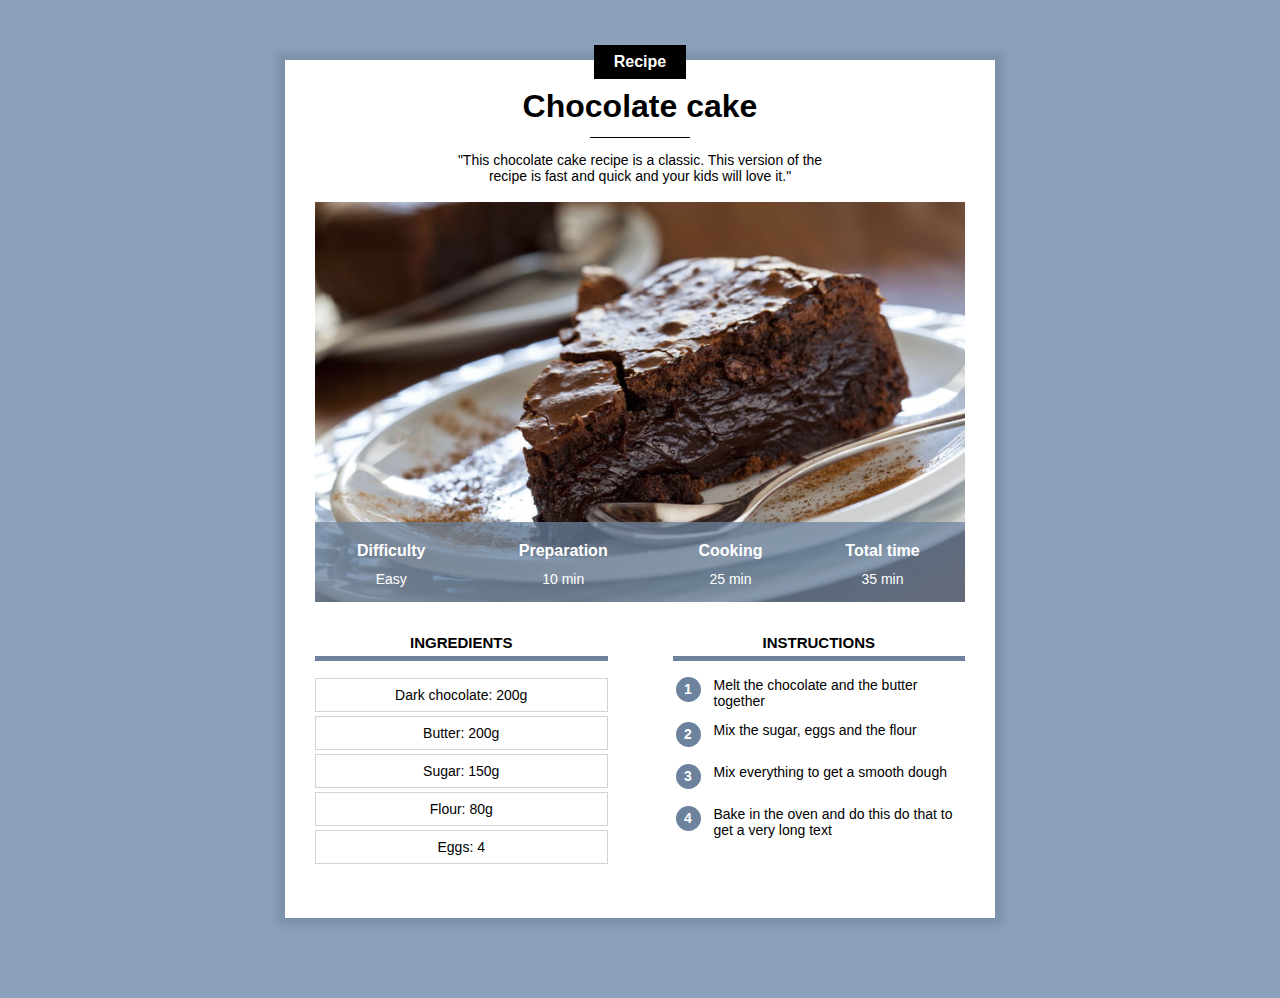
<file: index.html>
<!DOCTYPE html>
<html lang="en">
    <head>
        <title>Chocolate cake</title>
        <meta charset="UTF-8">
        <meta name="viewport" content="width=device-width, initial-scale=1.0">
        <link rel="stylesheet" href="recipe.css"/>
    </head>
    <body>

        <!-- Comment in HTML -->
        <div class="content">

            <div class="center category">
                <p class="category">Recipe</p>
            </div>

            <h1>Chocolate cake</h1>

            <div class="separator"></div>

            <div class="center">
                <p class="description">"This chocolate cake recipe is a classic. This version of the recipe is fast and quick and your kids will love it."</p>
            </div>

            <div class="info">
                <img class="center info" src="cake.jpg">

                <table class="info">
                    <tr>
                        <th>Difficulty</th>
                        <th>Preparation</th>
                        <th>Cooking</th>
                        <th>Total time</th>
                    </tr>
                    <tr>
                        <td>Easy</td>
                        <td>10 min</td>
                        <td>25 min</td>
                        <td>35 min</td>
                    </tr>
                </table>
            </div>
            
            <div>
                <div class="col1 col">
                    <h2>Ingredients</h2>
                    <div class="ingredients">
                        <p>Dark chocolate: 200g</p>
                        <p>Butter: 200g</p>
                        <p>Sugar: 150g</p>
                        <p>Flour: 80g</p>
                        <p>Eggs: 4</p>
                    </div>
                </div>

                <div class="col2 col">
                    <h2>Instructions</h2>
                    <table class="instructions">
                        <tr><td><p class="number">1</p></td><td class="instruction_step">Melt the chocolate and the butter together</td></tr>
                        <tr><td><p class="number">2</p></td><td class="instruction_step">Mix the sugar, eggs and the flour</td></tr>
                        <tr><td><p class="number">3</p></td><td class="instruction_step">Mix everything to get a smooth dough</td></tr>
                        <tr><td><p class="number">4</p></td><td class="instruction_step">Bake in the oven and do this do that to get a very long text</td></tr>
                </table>
                </div>
            </div>
        </div>
    </body> 
</html>
</file>
<file: recipe.css>
* {
    overflow: auto;
}

body {
    background-color: #8BA1BB;
    font-family: Arial;
    margin: 0;
}

div.content {
    background-color: white;
    margin: 40px 8px 20px 8px;
    padding: 8px 8px 20px 8px;
    /*min-width: 350px;*/
    box-shadow: 0px 0px 8px 8px rgba(0, 0, 0, 0.1);
    overflow: visible;
}

h1 {
    text-align: center;
    margin-top: 5px;
    margin-bottom: 12px;
}

p.description {
    text-align: center;
    max-width: 400px;
    display: inline-block;
    font-size: 14px;
}

.center {
    text-align: center;
    width: 100%;
}

div.category {
    margin-bottom: 0px;
    margin-top: 0px;
    overflow: visible;
}

p.category {
    background-color: black;
    color: white;
    display: inline-block;
    margin-top: -15px;
    margin-bottom: 0px;
    padding: 8px 20px;
    font-weight: bold;
    font-size: 16px;
}

div.separator {
    height: 1px;
    width: 100px;
    background-color: black;
    margin-left: auto;
    margin-right: auto;
}


div.info {
    position:relative;
}

table.info {
    position:absolute; 
    bottom:0; 
    width: 100%; color: white;
    background-color: #6C829DC0;
    height: 50px;
}

/* All the td of the table that has a info class */
table.info td {
    text-align: center;
    vertical-align: top;
    font-size: 12px;
}

table.info th {
    vertical-align: bottom;
    padding-bottom: 8px;
    font-size: 14px;
}

img.info {
    display: block;
    max-height: 400px;
    object-fit: cover;
    min-height: 200px;
    background-color: lightgray;
}

div.col {
    width: 100%;
    margin-top: 20px;
}

div.col h2 {
    text-align: center;
    text-transform: uppercase;
    font-size: 15px;
    border-bottom: 5px solid #6C829D;
    padding-bottom: 5px;
}

div.col1 {
    display: inline-block;
    /*margin-right: 10%;*/
    margin-bottom : 20px;
}


div.ingredients p {
    text-align: center;
    font-size: 14px;
    border: 1px solid lightgray;
    padding: 8px 0;
    margin-top: 4px;
    margin-bottom: 0;
}

table.instructions p.number {
    background-color: #6C829D;
    color: white;
    font-size: 14px;
    font-weight: bold;
    width: 25px;
    height: 25px;
    text-align: center;
    padding-top: 4px;
    box-sizing: border-box;
    border-radius: 50%;
    margin: 0;
}

table.instructions td.instruction_step {
    padding-left: 10px;
    padding-bottom: 10px;
    font-size: 14px;
}

table.instructions td {
    vertical-align: top;
}

table.instructions tr {
    height: 40px;
}

/* Desktop styles*/
@media only screen and (min-width: 768px) {
    div.content {
        margin: 60px 10% 80px 10%;
        padding: 0px 30px 30px 30px;
        min-width: 350px;
    }
    table.info {
        height: 80px
    }
    table.info th {
        font-size: 16px;
    }
    table.info td {
        font-size: 14px;
    }
    div.col {
        width: 45%;
        margin-top: 20px;
    }
    
    div.col1 {
        display: inline-block;
        margin-right: 10%;
        margin-bottom : 20px;
    }
    
    div.col2 {
        float: right;
    }
}
/* Very large screen */
@media only screen and (min-width: 900px) {
    div.content {
        margin-left:auto;
        margin-right:auto;
        width: 650px;
}
}
</file>
